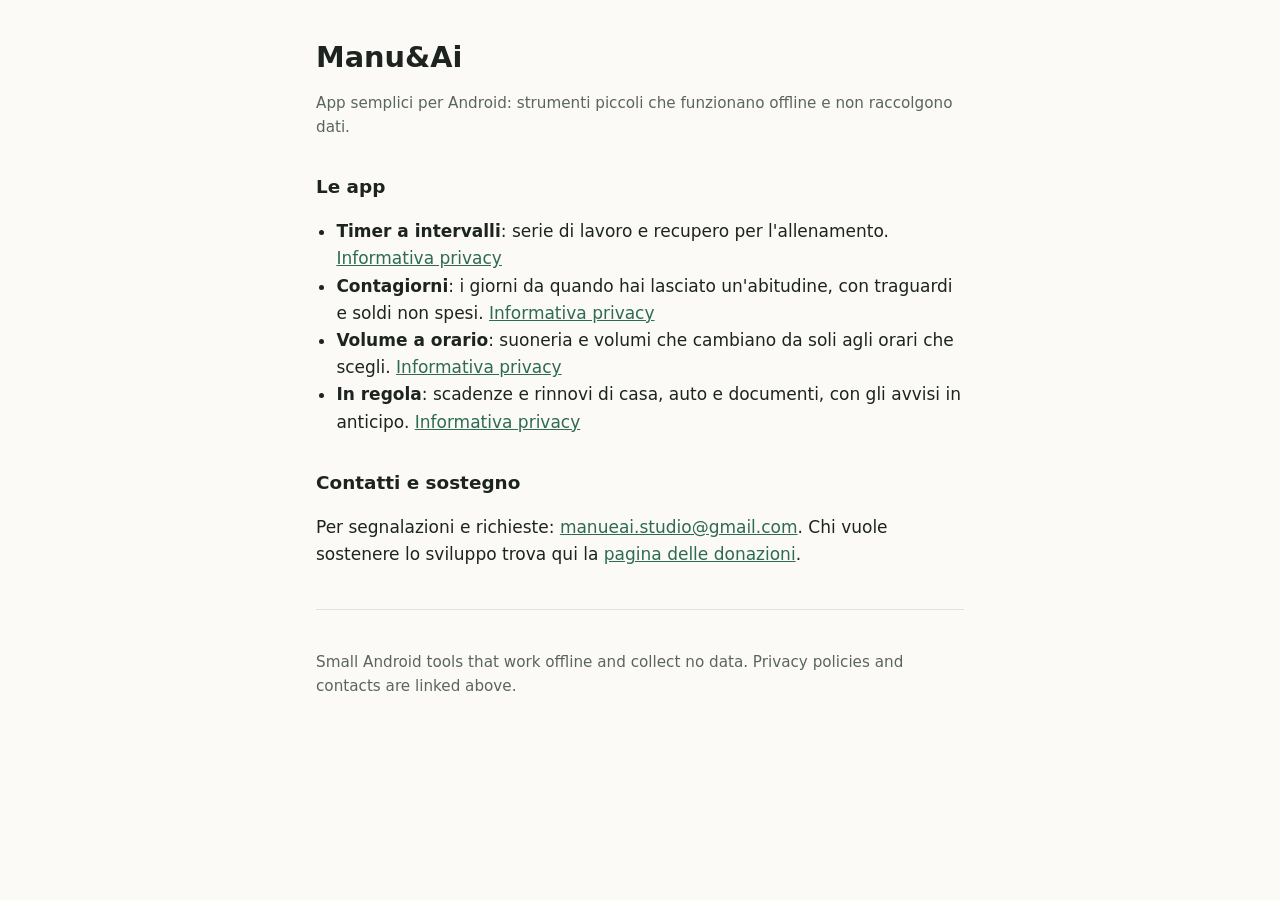
<file: index.html>
<!doctype html>
<html lang="it">
<head>
  <meta charset="utf-8">
  <meta name="viewport" content="width=device-width, initial-scale=1">
  <title>Manu&amp;Ai: app per Android</title>
  <link rel="stylesheet" href="style.css">
</head>
<body>
<main>
  <h1>Manu&amp;Ai</h1>
  <p class="meta">App semplici per Android: strumenti piccoli che funzionano offline e non raccolgono dati.</p>

  <h2>Le app</h2>
  <ul>
    <li><strong>Timer a intervalli</strong>: serie di lavoro e recupero per l'allenamento.
      <a href="privacy/timer.html">Informativa privacy</a></li>
    <li><strong>Contagiorni</strong>: i giorni da quando hai lasciato un'abitudine, con traguardi e soldi non spesi.
      <a href="privacy/contagiorni.html">Informativa privacy</a></li>
    <li><strong>Volume a orario</strong>: suoneria e volumi che cambiano da soli agli orari che scegli.
      <a href="privacy/volume.html">Informativa privacy</a></li>
    <li><strong>In regola</strong>: scadenze e rinnovi di casa, auto e documenti, con gli avvisi in anticipo.
      <a href="privacy/scadenze.html">Informativa privacy</a></li>
  </ul>

  <h2>Contatti e sostegno</h2>
  <p>Per segnalazioni e richieste: <a href="mailto:manueai.studio@gmail.com">manueai.studio@gmail.com</a>.
    Chi vuole sostenere lo sviluppo trova qui la <a href="sostieni.html">pagina delle donazioni</a>.</p>

  <hr>
  <p lang="en" class="meta">Small Android tools that work offline and collect no data.
    Privacy policies and contacts are linked above.</p>
</main>
</body>
</html>
</file>
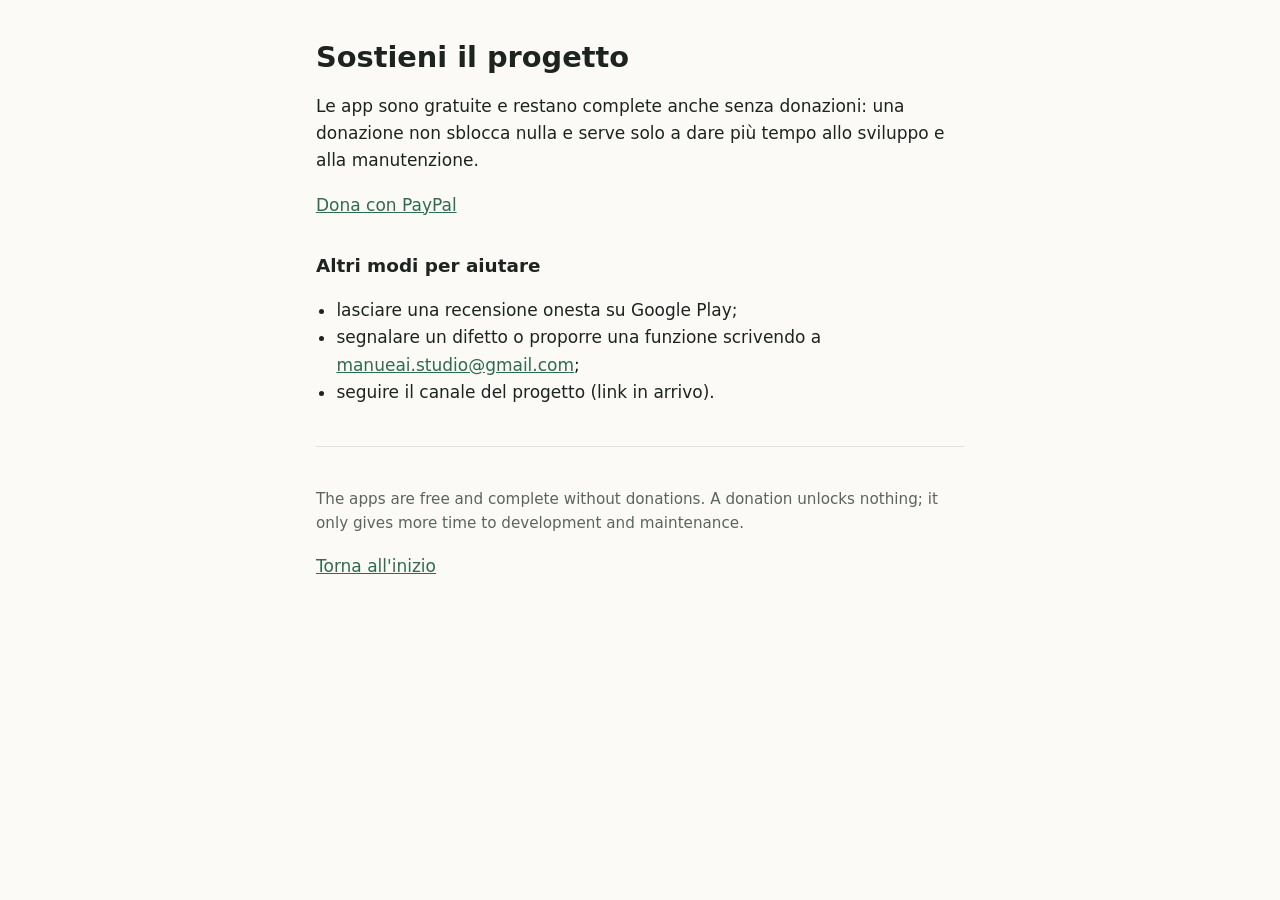
<file: sostieni.html>
<!doctype html>
<html lang="it">
<head>
  <meta charset="utf-8">
  <meta name="viewport" content="width=device-width, initial-scale=1">
  <title>Sostieni il progetto</title>
  <link rel="stylesheet" href="style.css">
</head>
<body>
<main>
  <h1>Sostieni il progetto</h1>
  <p>Le app sono gratuite e restano complete anche senza donazioni: una donazione non sblocca nulla e serve
    solo a dare più tempo allo sviluppo e alla manutenzione.</p>

  <p><a href="https://paypal.me/Manueai">Dona con PayPal</a></p>

  <h2>Altri modi per aiutare</h2>
  <ul>
    <li>lasciare una recensione onesta su Google Play;</li>
    <li>segnalare un difetto o proporre una funzione scrivendo a
      <a href="mailto:manueai.studio@gmail.com">manueai.studio@gmail.com</a>;</li>
    <li>seguire il canale del progetto (link in arrivo).</li>
  </ul>

  <hr>
  <p lang="en" class="meta">The apps are free and complete without donations. A donation unlocks nothing; it
    only gives more time to development and maintenance.</p>
  <p><a href="index.html">Torna all'inizio</a></p>
</main>
</body>
</html>
</file>
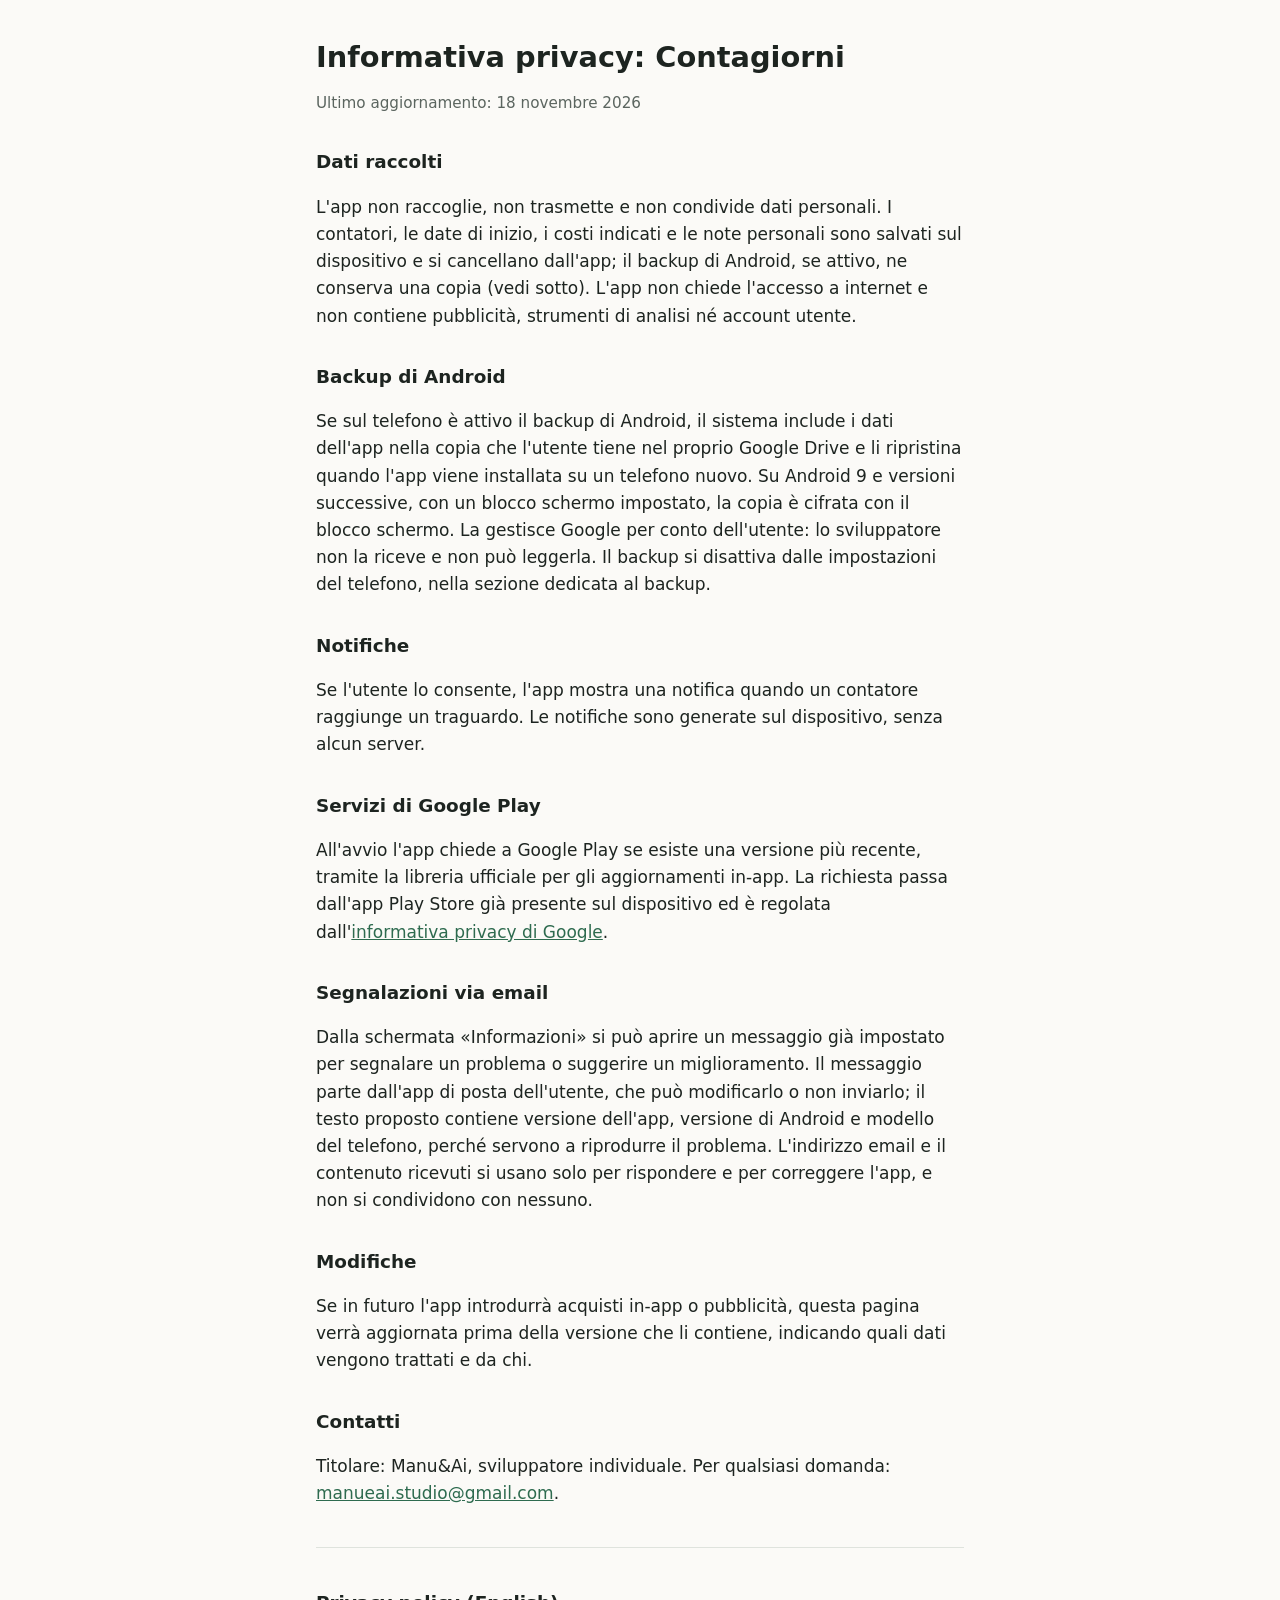
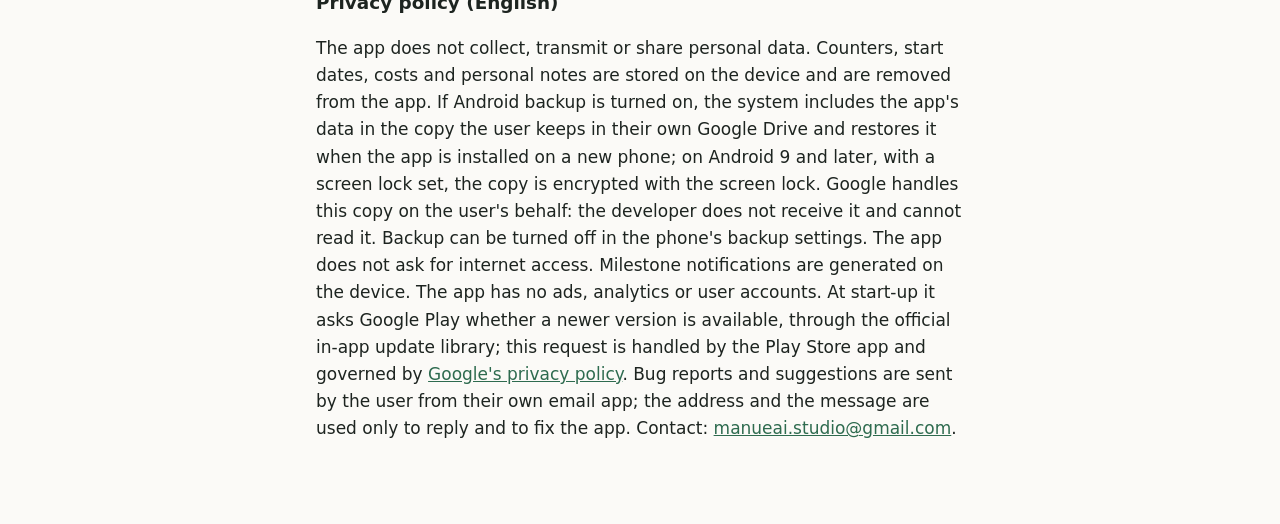
<file: privacy/contagiorni.html>
<!doctype html>
<html lang="it">
<head>
  <meta charset="utf-8">
  <meta name="viewport" content="width=device-width, initial-scale=1">
  <title>Informativa privacy - Contagiorni</title>
  <link rel="stylesheet" href="../style.css">
</head>
<body>
<main>
  <h1>Informativa privacy: Contagiorni</h1>
  <p class="meta">Ultimo aggiornamento: 18 novembre 2026</p>

  <h2>Dati raccolti</h2>
  <p>L'app non raccoglie, non trasmette e non condivide dati personali. I contatori, le date di inizio, i costi
    indicati e le note personali sono salvati sul dispositivo e si cancellano dall'app; il backup di Android, se attivo, ne conserva una copia
    (vedi sotto).
    L'app non chiede l'accesso a internet e non contiene pubblicità, strumenti
    di analisi né account utente.</p>

  <h2>Backup di Android</h2>
  <p>Se sul telefono è attivo il backup di Android, il sistema include i dati dell'app nella copia che l'utente
    tiene nel proprio Google Drive e li ripristina quando l'app viene installata su un telefono nuovo. Su Android 9
    e versioni successive, con un blocco schermo impostato, la copia è cifrata con il blocco schermo. La gestisce
    Google per conto dell'utente: lo sviluppatore non la riceve e non può leggerla. Il backup si disattiva dalle
    impostazioni del telefono, nella sezione dedicata al backup.</p>

  <h2>Notifiche</h2>
  <p>Se l'utente lo consente, l'app mostra una notifica quando un contatore raggiunge un traguardo. Le notifiche
    sono generate sul dispositivo, senza alcun server.</p>

  <h2>Servizi di Google Play</h2>
  <p>All'avvio l'app chiede a Google Play se esiste una versione più recente, tramite la libreria ufficiale
    per gli aggiornamenti in-app. La richiesta passa dall'app Play Store già presente sul dispositivo ed è
    regolata dall'<a href="https://policies.google.com/privacy">informativa privacy di Google</a>.</p>

  <h2>Segnalazioni via email</h2>
  <p>Dalla schermata «Informazioni» si può aprire un messaggio già impostato per segnalare un problema o
    suggerire un miglioramento. Il messaggio parte dall'app di posta dell'utente, che può modificarlo o non
    inviarlo; il testo proposto contiene versione dell'app, versione di Android e modello del telefono, perché
    servono a riprodurre il problema. L'indirizzo email e il contenuto ricevuti si usano solo per rispondere e
    per correggere l'app, e non si condividono con nessuno.</p>

  <h2>Modifiche</h2>
  <p>Se in futuro l'app introdurrà acquisti in-app o pubblicità, questa pagina verrà aggiornata prima della
    versione che li contiene, indicando quali dati vengono trattati e da chi.</p>

  <h2>Contatti</h2>
  <p>Titolare: Manu&amp;Ai, sviluppatore individuale. Per qualsiasi domanda:
    <a href="mailto:manueai.studio@gmail.com">manueai.studio@gmail.com</a>.</p>

  <hr>
  <section lang="en">
    <h2>Privacy policy (English)</h2>
    <p>The app does not collect, transmit or share personal data. Counters, start dates, costs and personal notes
      are stored on the device and are removed from the app. If Android backup is turned on, the system includes the app's data in the copy the user keeps in their own Google Drive and restores it when the app is installed on a new phone; on Android 9 and later, with a screen lock set, the copy is encrypted with the screen lock. Google handles this copy on the user's behalf: the developer does not receive it and cannot read it. Backup can be turned off in the phone's backup settings. The app does not ask for internet access. Milestone
      notifications are generated on the device. The app has no ads, analytics or user accounts. At
      start-up it asks Google Play whether a newer version is available, through the official in-app update
      library; this request is handled by the Play Store app and governed by
      <a href="https://policies.google.com/privacy">Google's privacy policy</a>. Bug reports and suggestions
      are sent by the user from their own email app; the address and the message are used only to reply and
      to fix the app. Contact:
      <a href="mailto:manueai.studio@gmail.com">manueai.studio@gmail.com</a>.</p>
  </section>
</main>
</body>
</html>
</file>
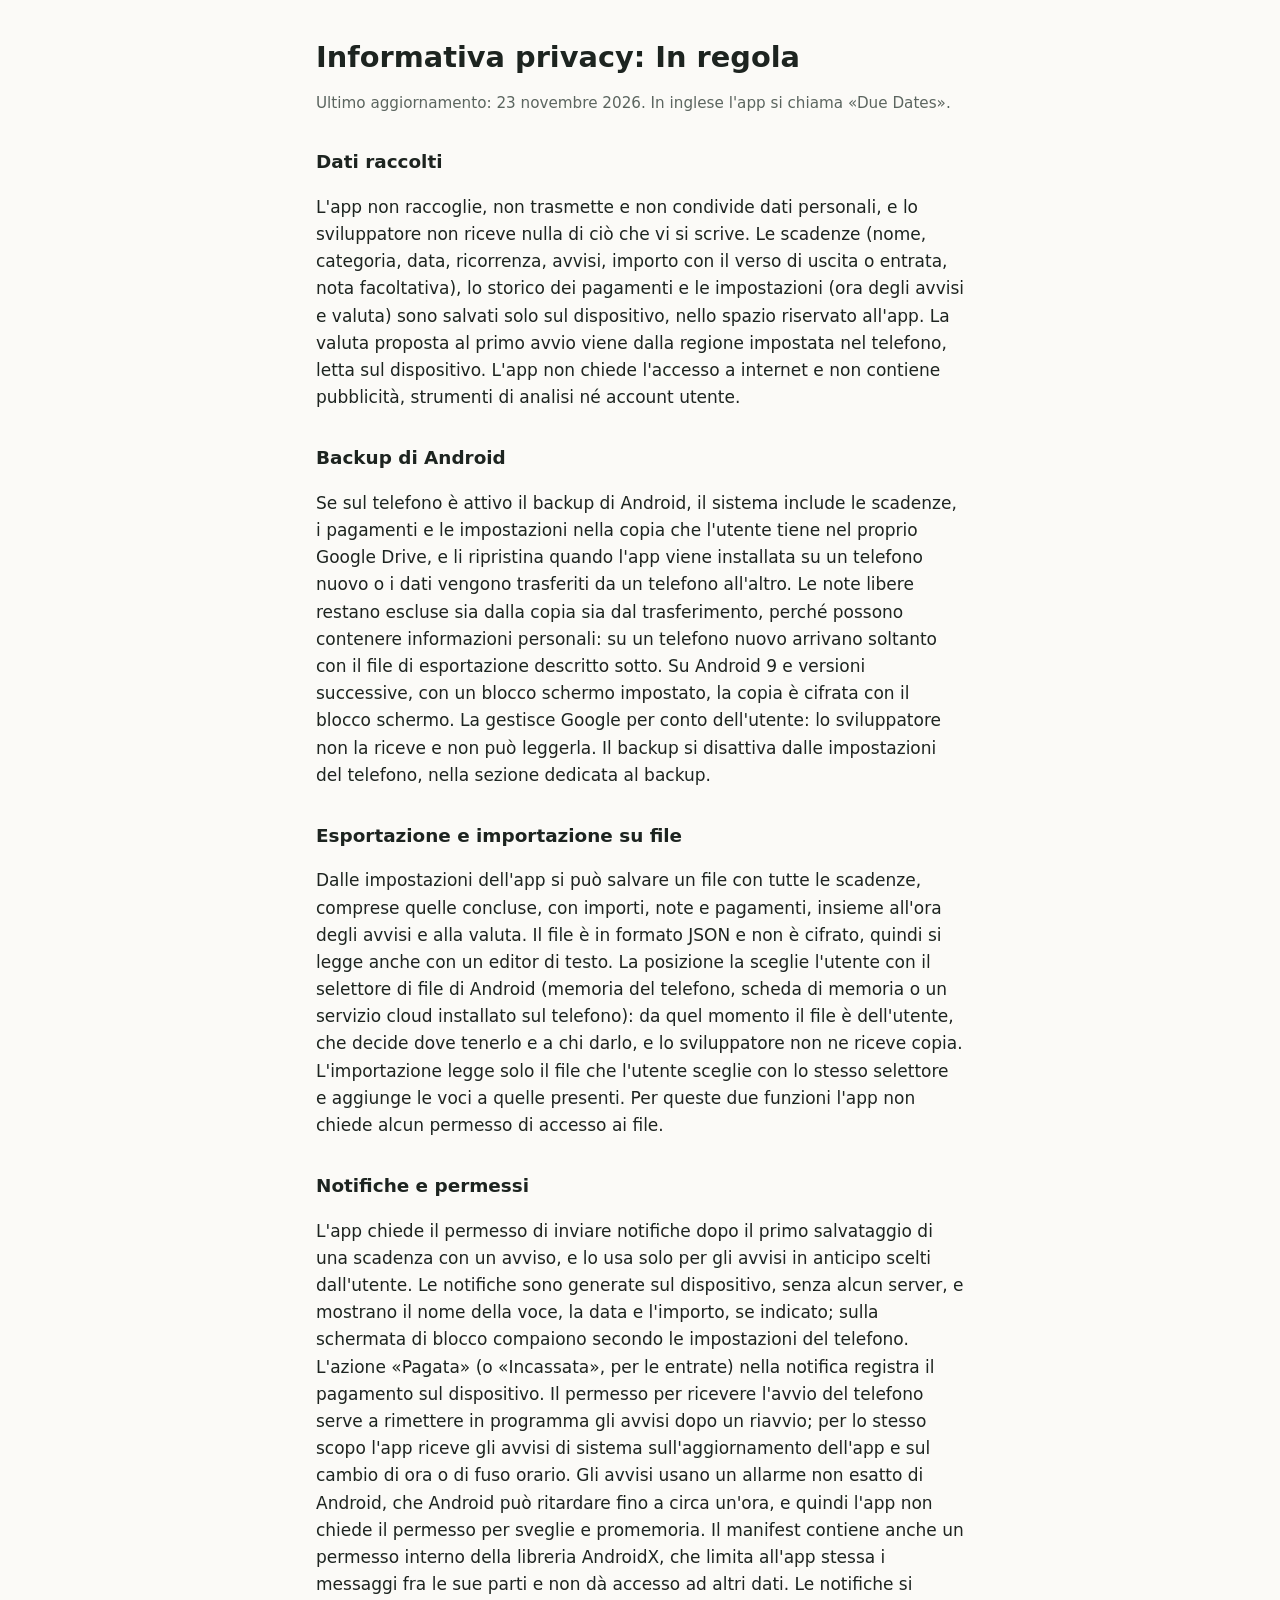
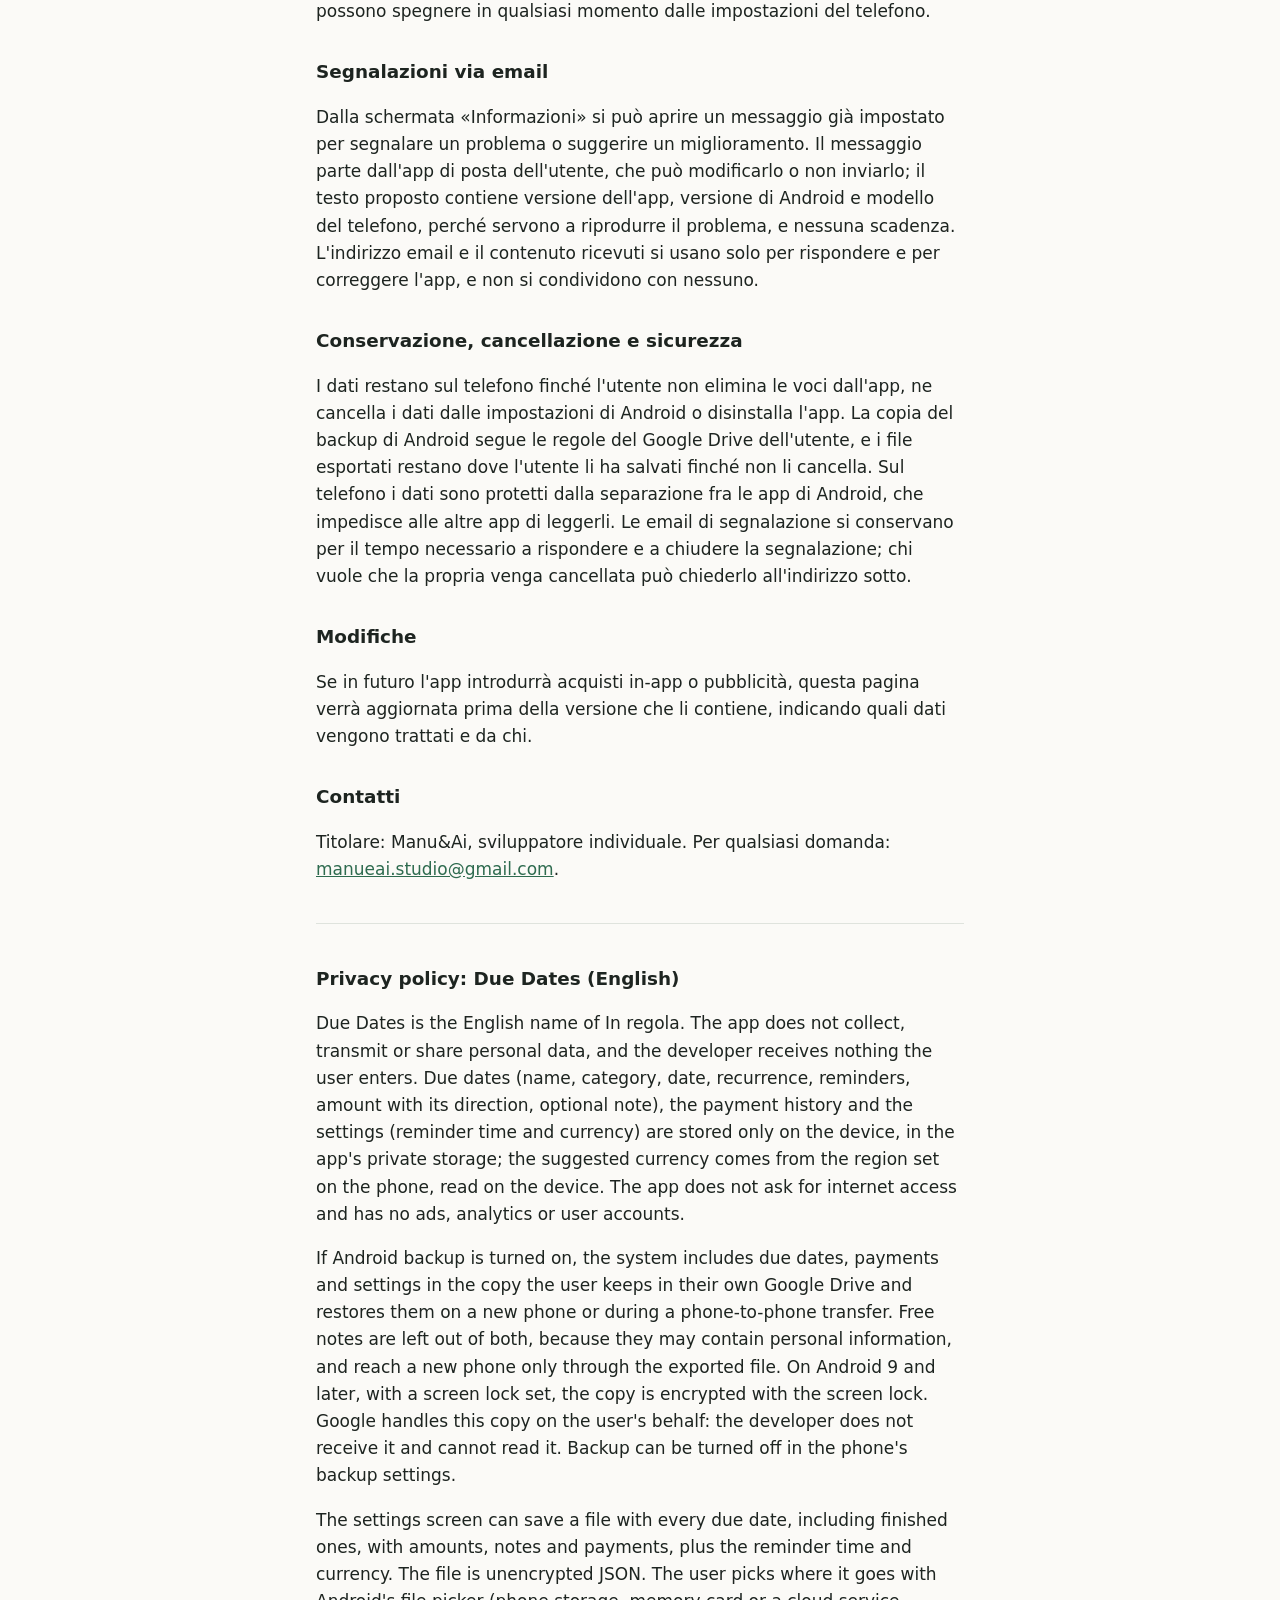
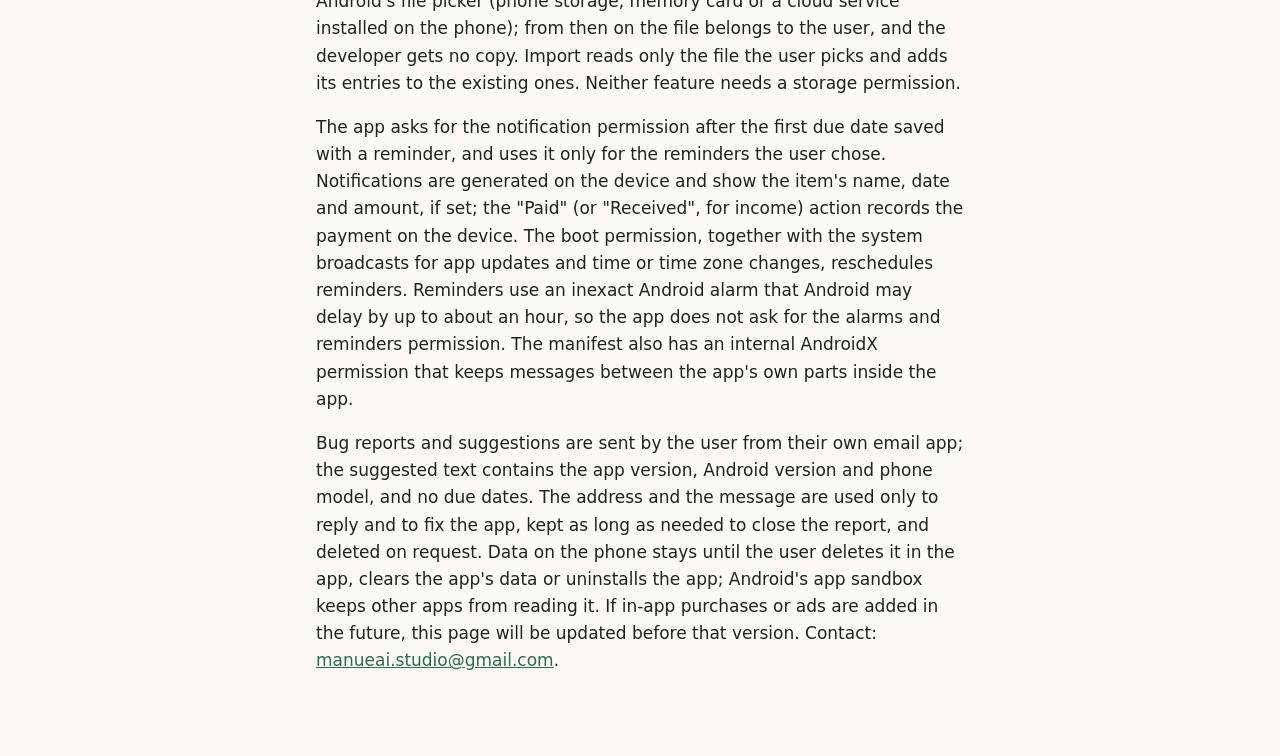
<file: privacy/scadenze.html>
<!doctype html>
<html lang="it">
<head>
  <meta charset="utf-8">
  <meta name="viewport" content="width=device-width, initial-scale=1">
  <title>Informativa privacy - In regola</title>
  <link rel="stylesheet" href="../style.css">
</head>
<body>
<main>
  <h1>Informativa privacy: In regola</h1>
  <p class="meta">Ultimo aggiornamento: 23 novembre 2026. In inglese l'app si chiama «Due Dates».</p>

  <h2>Dati raccolti</h2>
  <p>L'app non raccoglie, non trasmette e non condivide dati personali, e lo sviluppatore non riceve nulla di ciò che
    vi si scrive. Le scadenze (nome, categoria, data, ricorrenza, avvisi, importo con il verso di uscita o entrata,
    nota facoltativa), lo storico dei pagamenti e le impostazioni (ora degli avvisi e valuta) sono salvati solo sul
    dispositivo, nello spazio riservato all'app. La valuta proposta al primo avvio viene dalla regione impostata nel
    telefono, letta sul dispositivo. L'app non chiede l'accesso a internet e non contiene pubblicità, strumenti di
    analisi né account utente.</p>

  <h2>Backup di Android</h2>
  <p>Se sul telefono è attivo il backup di Android, il sistema include le scadenze, i pagamenti e le impostazioni
    nella copia che l'utente tiene nel proprio Google Drive, e li ripristina quando l'app viene installata su un
    telefono nuovo o i dati vengono trasferiti da un telefono all'altro. Le note libere restano escluse sia dalla
    copia sia dal trasferimento, perché possono contenere informazioni personali: su un telefono nuovo arrivano
    soltanto con il file di esportazione descritto sotto. Su Android 9 e versioni successive, con un blocco schermo
    impostato, la copia è cifrata con il blocco schermo. La gestisce Google per conto dell'utente: lo sviluppatore
    non la riceve e non può leggerla. Il backup si disattiva dalle impostazioni del telefono, nella sezione dedicata
    al backup.</p>

  <h2>Esportazione e importazione su file</h2>
  <p>Dalle impostazioni dell'app si può salvare un file con tutte le scadenze, comprese quelle concluse, con importi,
    note e pagamenti, insieme all'ora degli avvisi e alla valuta. Il file è in formato JSON e non è cifrato, quindi
    si legge anche con un editor di testo. La posizione la sceglie l'utente con il selettore di file di Android
    (memoria del telefono, scheda di memoria o un servizio cloud installato sul telefono): da quel momento il file è
    dell'utente, che decide dove tenerlo e a chi darlo, e lo sviluppatore non ne riceve copia. L'importazione legge
    solo il file che l'utente sceglie con lo stesso selettore e aggiunge le voci a quelle presenti. Per queste due
    funzioni l'app non chiede alcun permesso di accesso ai file.</p>

  <h2>Notifiche e permessi</h2>
  <p>L'app chiede il permesso di inviare notifiche dopo il primo salvataggio di una scadenza con un avviso, e lo usa
    solo per gli avvisi in anticipo scelti dall'utente. Le notifiche sono generate sul dispositivo, senza alcun
    server, e mostrano il nome della voce, la data e l'importo, se indicato; sulla schermata di blocco compaiono
    secondo le impostazioni del telefono. L'azione «Pagata» (o «Incassata», per le entrate) nella notifica registra il pagamento sul
    dispositivo.
    Il permesso per ricevere l'avvio del telefono serve a rimettere in programma gli avvisi dopo un riavvio; per lo
    stesso scopo l'app riceve gli avvisi di sistema sull'aggiornamento dell'app e sul cambio di ora o di fuso orario.
    Gli avvisi usano un allarme non esatto di Android, che Android può ritardare fino a circa un'ora, e quindi l'app
    non chiede il permesso per sveglie e promemoria. Il manifest contiene anche un permesso interno della libreria
    AndroidX, che limita all'app stessa i messaggi fra le sue parti e non dà accesso ad altri dati. Le notifiche si
    possono spegnere in qualsiasi momento dalle impostazioni del telefono.</p>

  <h2>Segnalazioni via email</h2>
  <p>Dalla schermata «Informazioni» si può aprire un messaggio già impostato per segnalare un problema o suggerire un
    miglioramento. Il messaggio parte dall'app di posta dell'utente, che può modificarlo o non inviarlo; il testo
    proposto contiene versione dell'app, versione di Android e modello del telefono, perché servono a riprodurre il
    problema, e nessuna scadenza. L'indirizzo email e il contenuto ricevuti si usano solo per rispondere e per
    correggere l'app, e non si condividono con nessuno.</p>

  <h2>Conservazione, cancellazione e sicurezza</h2>
  <p>I dati restano sul telefono finché l'utente non elimina le voci dall'app, ne cancella i dati dalle impostazioni
    di Android o disinstalla l'app. La copia del backup di Android segue le regole del Google Drive dell'utente, e i
    file esportati restano dove l'utente li ha salvati finché non li cancella. Sul telefono i dati sono protetti
    dalla separazione fra le app di Android, che impedisce alle altre app di leggerli. Le email di segnalazione si
    conservano per il tempo necessario a rispondere e a chiudere la segnalazione; chi vuole che la propria venga
    cancellata può chiederlo all'indirizzo sotto.</p>

  <h2>Modifiche</h2>
  <p>Se in futuro l'app introdurrà acquisti in-app o pubblicità, questa pagina verrà aggiornata prima della versione
    che li contiene, indicando quali dati vengono trattati e da chi.</p>

  <h2>Contatti</h2>
  <p>Titolare: Manu&amp;Ai, sviluppatore individuale. Per qualsiasi domanda:
    <a href="mailto:manueai.studio@gmail.com">manueai.studio@gmail.com</a>.</p>

  <hr>
  <section lang="en">
    <h2>Privacy policy: Due Dates (English)</h2>
    <p>Due Dates is the English name of In regola. The app does not collect, transmit or share personal data, and the
      developer receives nothing the user enters. Due dates (name, category, date, recurrence, reminders, amount with
      its direction, optional note), the payment history and the settings (reminder time and currency) are stored
      only on the device, in the app's private storage; the suggested currency comes from the region set on the phone,
      read on the device. The app does not ask for internet access and has no ads, analytics or user accounts.</p>
    <p>If Android backup is turned on, the system includes due dates, payments and settings in the copy the user
      keeps in their own Google Drive and restores them on a new phone or during a phone-to-phone transfer. Free notes
      are left out of both, because they may contain personal information, and reach a new phone only through the
      exported file. On Android 9 and later, with a screen lock set, the copy is encrypted with the screen lock.
      Google handles this copy on the user's behalf: the developer does not receive it and cannot read it. Backup can
      be turned off in the phone's backup settings.</p>
    <p>The settings screen can save a file with every due date, including finished ones, with amounts, notes and
      payments, plus the reminder time and currency. The file is unencrypted JSON. The user picks where it goes with
      Android's file picker (phone storage, memory card or a cloud service installed on the phone); from then on the
      file belongs to the user, and the developer gets no copy. Import reads only the file the user picks and adds its
      entries to the existing ones. Neither feature needs a storage permission.</p>
    <p>The app asks for the notification permission after the first due date saved with a reminder, and uses it only
      for the reminders the user chose. Notifications are generated on the device and show the item's name, date and
      amount, if set; the "Paid" (or "Received", for income) action records the payment on the device. The boot permission, together with the
      system broadcasts for app updates and time or time zone changes, reschedules reminders. Reminders use an inexact
      Android alarm that Android may delay by up to about an hour, so the app does not ask for the alarms and reminders
      permission. The manifest also has an internal AndroidX permission that keeps messages between the app's own
      parts inside the app.</p>
    <p>Bug reports and suggestions are sent by the user from their own email app; the suggested text contains the app
      version, Android version and phone model, and no due dates. The address and the message are used only to reply
      and to fix the app, kept as long as needed to close the report, and deleted on request. Data on the phone stays
      until the user deletes it in the app, clears the app's data or uninstalls the app; Android's app sandbox keeps
      other apps from reading it. If in-app purchases or ads are added in the future, this page will be updated
      before that version. Contact:
      <a href="mailto:manueai.studio@gmail.com">manueai.studio@gmail.com</a>.</p>
  </section>
</main>
</body>
</html>
</file>
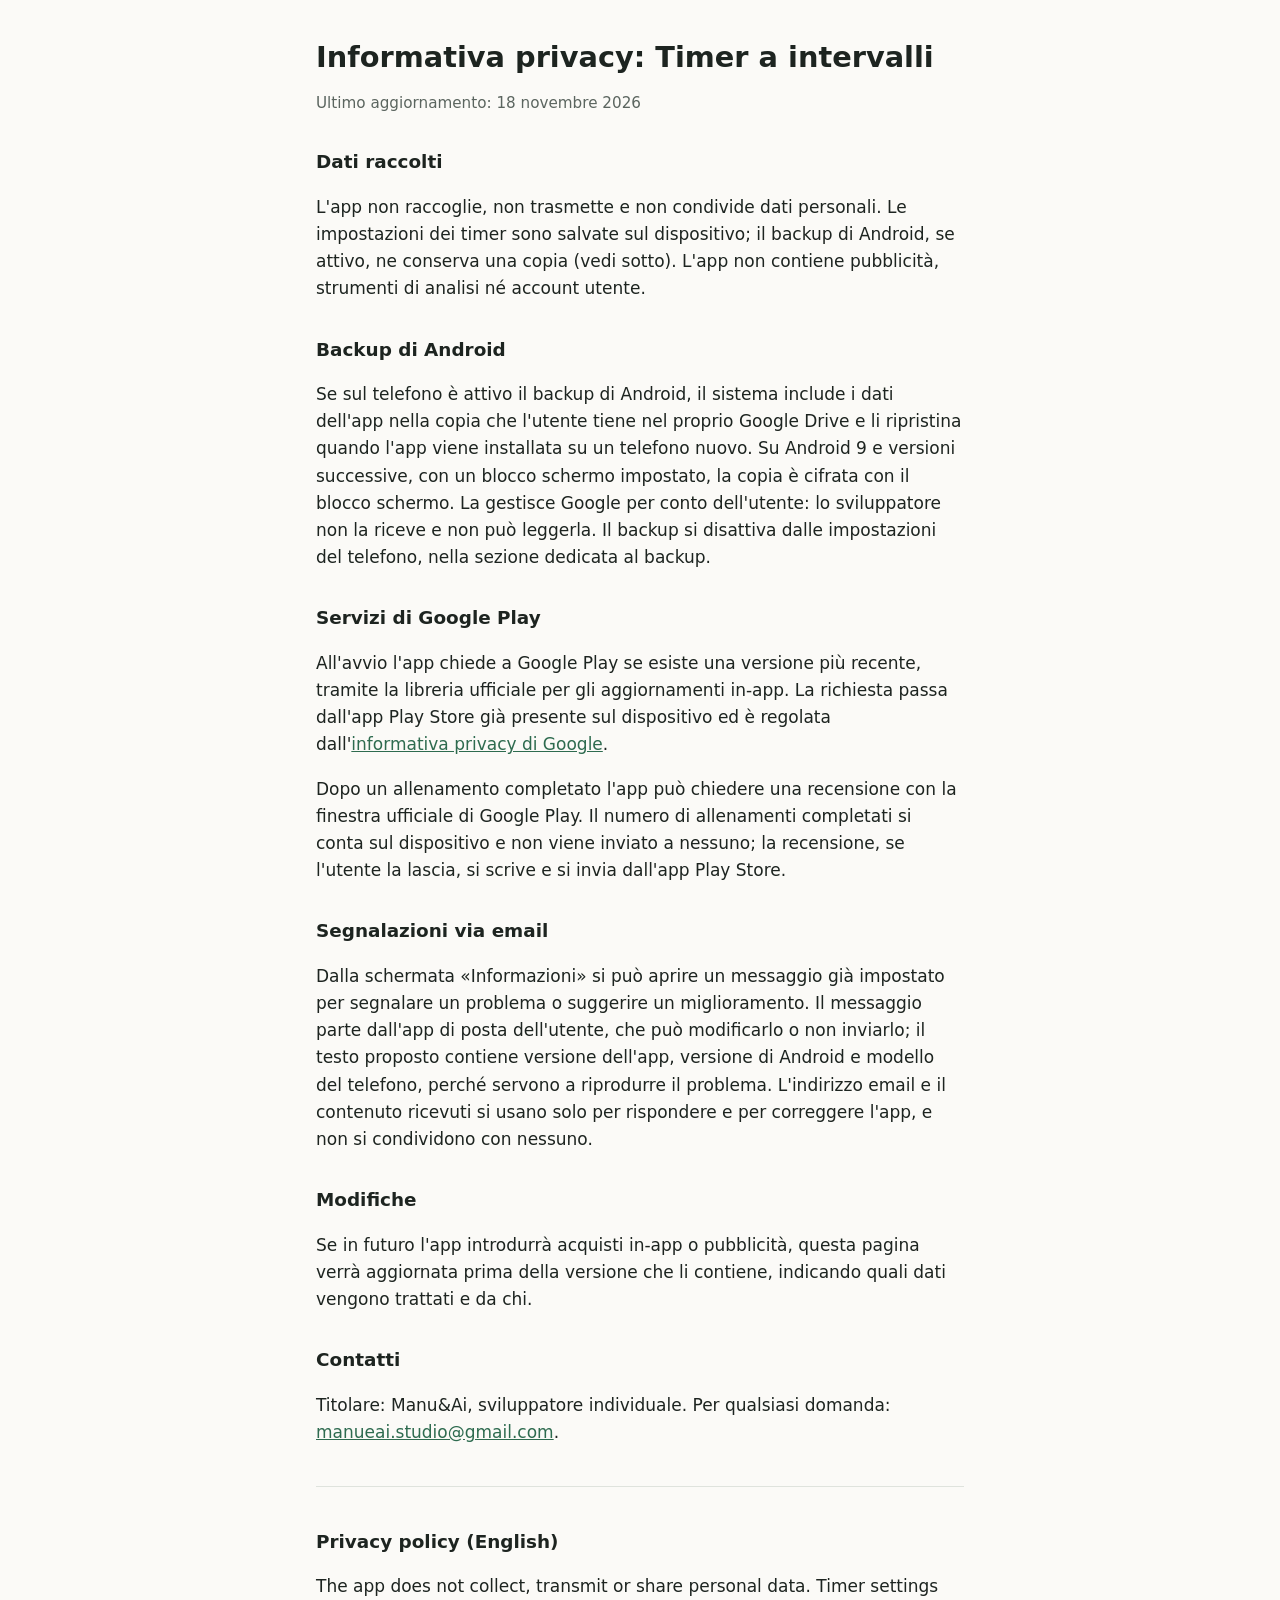
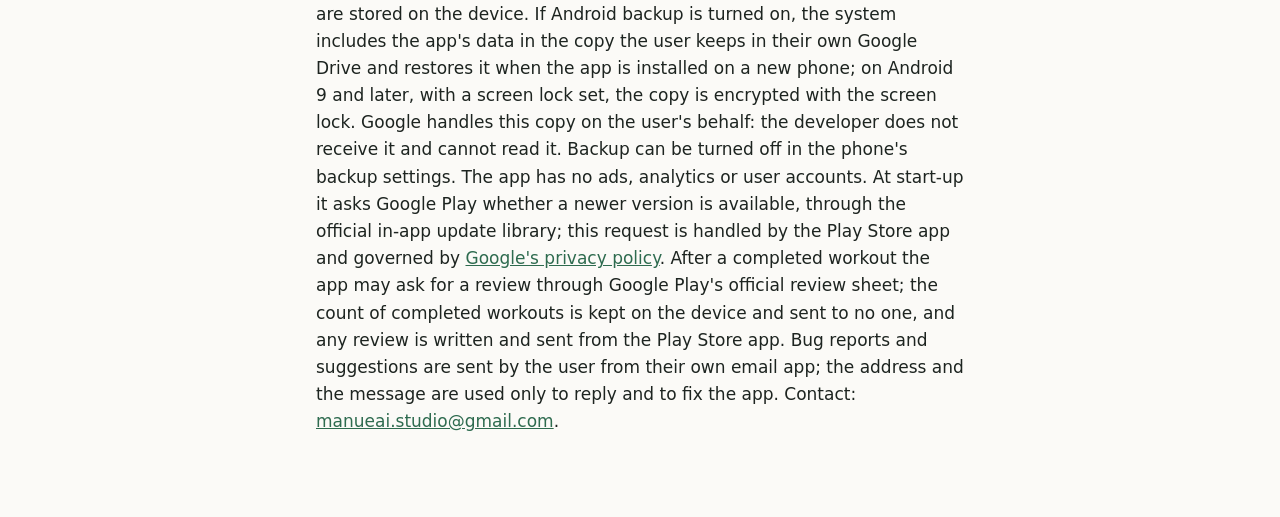
<file: privacy/timer.html>
<!doctype html>
<html lang="it">
<head>
  <meta charset="utf-8">
  <meta name="viewport" content="width=device-width, initial-scale=1">
  <title>Informativa privacy - Timer a intervalli</title>
  <link rel="stylesheet" href="../style.css">
</head>
<body>
<main>
  <h1>Informativa privacy: Timer a intervalli</h1>
  <p class="meta">Ultimo aggiornamento: 18 novembre 2026</p>

  <h2>Dati raccolti</h2>
  <p>L'app non raccoglie, non trasmette e non condivide dati personali. Le impostazioni dei timer sono
    salvate sul dispositivo; il backup di Android, se attivo, ne conserva una copia (vedi sotto). L'app non contiene pubblicità, strumenti
    di analisi né account utente.</p>

  <h2>Backup di Android</h2>
  <p>Se sul telefono è attivo il backup di Android, il sistema include i dati dell'app nella copia che l'utente
    tiene nel proprio Google Drive e li ripristina quando l'app viene installata su un telefono nuovo. Su Android 9
    e versioni successive, con un blocco schermo impostato, la copia è cifrata con il blocco schermo. La gestisce
    Google per conto dell'utente: lo sviluppatore non la riceve e non può leggerla. Il backup si disattiva dalle
    impostazioni del telefono, nella sezione dedicata al backup.</p>

  <h2>Servizi di Google Play</h2>
  <p>All'avvio l'app chiede a Google Play se esiste una versione più recente, tramite la libreria ufficiale
    per gli aggiornamenti in-app. La richiesta passa dall'app Play Store già presente sul dispositivo ed è
    regolata dall'<a href="https://policies.google.com/privacy">informativa privacy di Google</a>.</p>
  <p>Dopo un allenamento completato l'app può chiedere una recensione con la finestra ufficiale di Google
    Play. Il numero di allenamenti completati si conta sul dispositivo e non viene inviato a nessuno; la recensione, se l'utente la
    lascia, si scrive e si invia dall'app Play Store.</p>

  <h2>Segnalazioni via email</h2>
  <p>Dalla schermata «Informazioni» si può aprire un messaggio già impostato per segnalare un problema o
    suggerire un miglioramento. Il messaggio parte dall'app di posta dell'utente, che può modificarlo o non
    inviarlo; il testo proposto contiene versione dell'app, versione di Android e modello del telefono, perché
    servono a riprodurre il problema. L'indirizzo email e il contenuto ricevuti si usano solo per rispondere e
    per correggere l'app, e non si condividono con nessuno.</p>

  <h2>Modifiche</h2>
  <p>Se in futuro l'app introdurrà acquisti in-app o pubblicità, questa pagina verrà aggiornata prima della
    versione che li contiene, indicando quali dati vengono trattati e da chi.</p>

  <h2>Contatti</h2>
  <p>Titolare: Manu&amp;Ai, sviluppatore individuale. Per qualsiasi domanda:
    <a href="mailto:manueai.studio@gmail.com">manueai.studio@gmail.com</a>.</p>

  <hr>
  <section lang="en">
    <h2>Privacy policy (English)</h2>
    <p>The app does not collect, transmit or share personal data. Timer settings are stored on the
      device. If Android backup is turned on, the system includes the app's data in the copy the user keeps in their own Google Drive and restores it when the app is installed on a new phone; on Android 9 and later, with a screen lock set, the copy is encrypted with the screen lock. Google handles this copy on the user's behalf: the developer does not receive it and cannot read it. Backup can be turned off in the phone's backup settings. The app has no ads, analytics or user accounts. At
      start-up it asks Google Play whether a newer version is available, through the official in-app update
      library; this request is handled by the Play Store app and governed by
      <a href="https://policies.google.com/privacy">Google's privacy policy</a>. After a completed workout
      the app may ask for a review through Google Play's official review sheet; the count of completed
      workouts is kept on the device and sent to no one, and any review is written and sent from the Play Store app. Bug reports and suggestions
      are sent by the user from their own email app; the address and the message are used only to reply and
      to fix the app. Contact:
      <a href="mailto:manueai.studio@gmail.com">manueai.studio@gmail.com</a>.</p>
  </section>
</main>
</body>
</html>
</file>
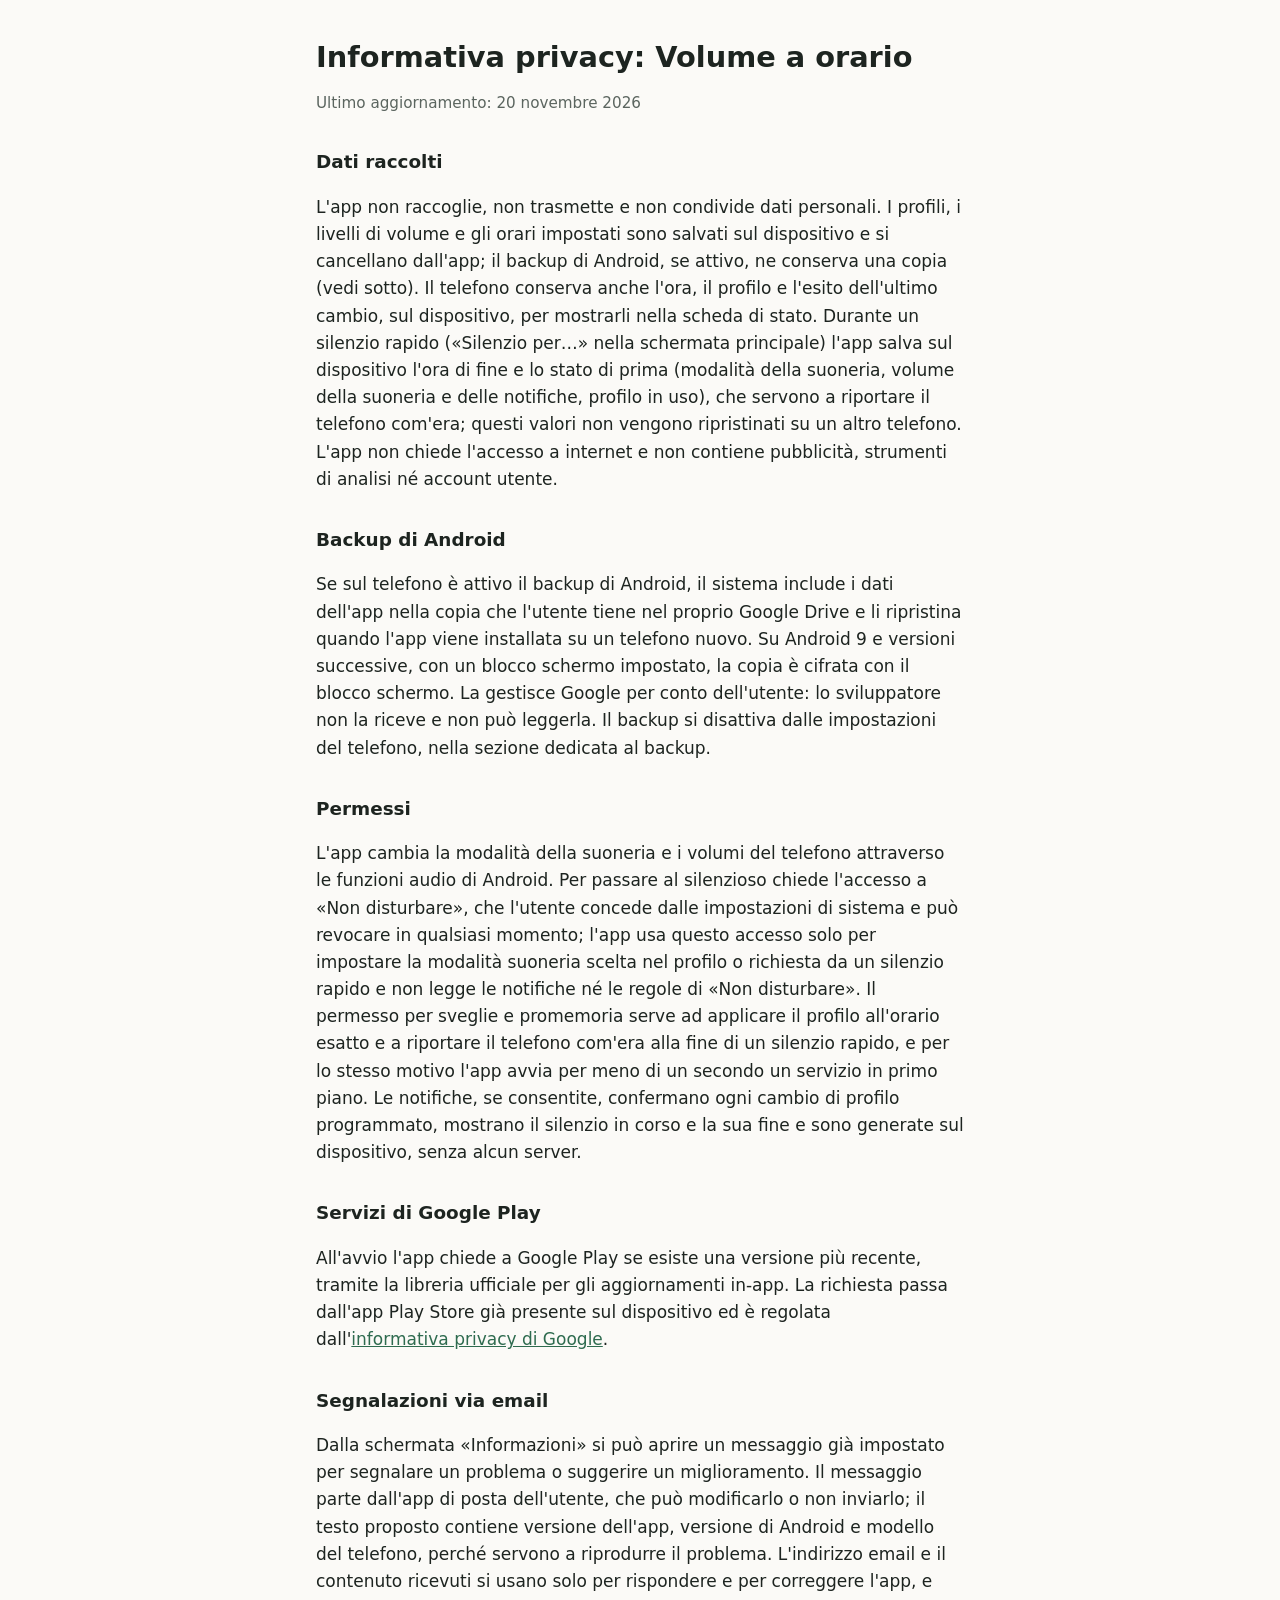
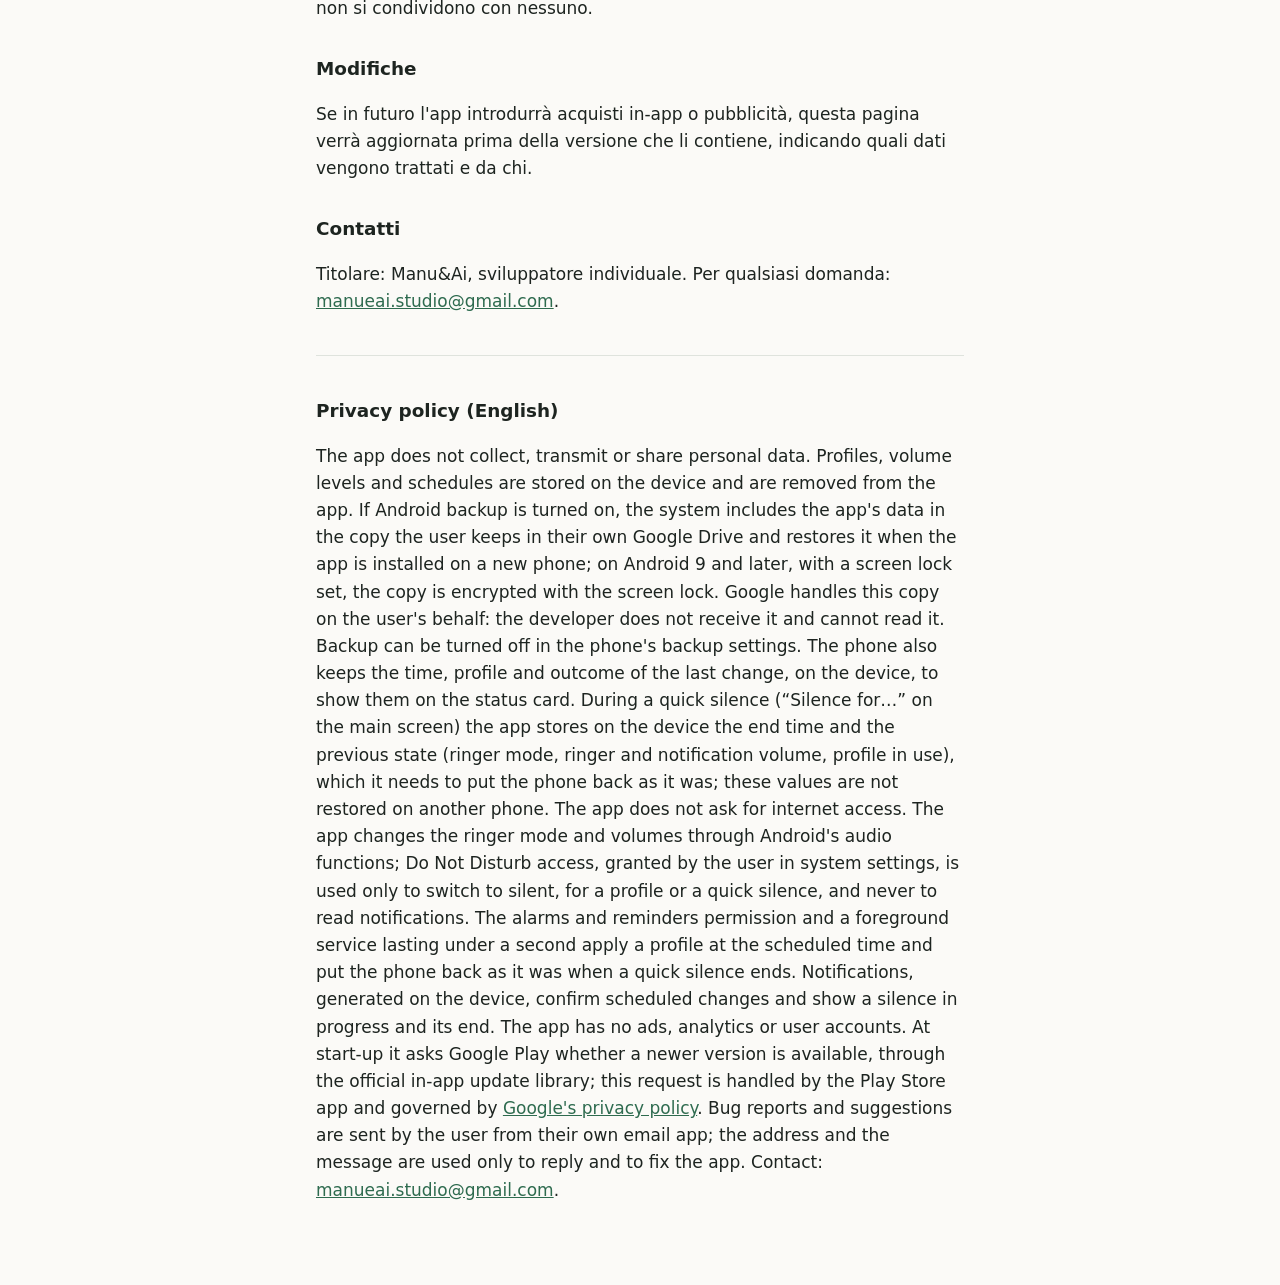
<file: privacy/volume.html>
<!doctype html>
<html lang="it">
<head>
  <meta charset="utf-8">
  <meta name="viewport" content="width=device-width, initial-scale=1">
  <title>Informativa privacy - Volume a orario</title>
  <link rel="stylesheet" href="../style.css">
</head>
<body>
<main>
  <h1>Informativa privacy: Volume a orario</h1>
  <p class="meta">Ultimo aggiornamento: 20 novembre 2026</p>

  <h2>Dati raccolti</h2>
  <p>L'app non raccoglie, non trasmette e non condivide dati personali. I profili, i livelli di volume e gli
    orari impostati sono salvati sul dispositivo e si cancellano dall'app; il backup di Android, se attivo, ne conserva una
    copia (vedi sotto). Il telefono conserva anche l'ora, il profilo e l'esito dell'ultimo cambio, sul
    dispositivo, per mostrarli nella scheda di stato. Durante un silenzio rapido («Silenzio per…» nella schermata principale) l'app salva sul dispositivo
    l'ora di fine e lo stato di prima (modalità della suoneria, volume della suoneria e delle notifiche, profilo in
    uso), che servono a riportare il telefono com'era; questi valori non vengono ripristinati su un altro telefono.
    L'app non chiede l'accesso a internet e non contiene pubblicità, strumenti di analisi né account utente.</p>

  <h2>Backup di Android</h2>
  <p>Se sul telefono è attivo il backup di Android, il sistema include i dati dell'app nella copia che l'utente
    tiene nel proprio Google Drive e li ripristina quando l'app viene installata su un telefono nuovo. Su Android 9
    e versioni successive, con un blocco schermo impostato, la copia è cifrata con il blocco schermo. La gestisce
    Google per conto dell'utente: lo sviluppatore non la riceve e non può leggerla. Il backup si disattiva dalle
    impostazioni del telefono, nella sezione dedicata al backup.</p>

  <h2>Permessi</h2>
  <p>L'app cambia la modalità della suoneria e i volumi del telefono attraverso le funzioni audio di Android.
    Per passare al silenzioso chiede l'accesso a «Non disturbare», che l'utente concede dalle impostazioni di
    sistema e può revocare in qualsiasi momento; l'app usa questo accesso solo per impostare la modalità
    suoneria scelta nel profilo o richiesta da un silenzio rapido e non legge le notifiche né le regole di «Non
    disturbare». Il permesso per sveglie e promemoria serve ad applicare il profilo all'orario esatto e a riportare
    il telefono com'era alla fine di un silenzio rapido, e per lo stesso motivo l'app avvia per meno di un secondo un
    servizio in primo piano. Le notifiche, se consentite, confermano ogni cambio di profilo programmato, mostrano il
    silenzio in corso e la sua fine e sono generate sul dispositivo, senza alcun server.</p>

  <h2>Servizi di Google Play</h2>
  <p>All'avvio l'app chiede a Google Play se esiste una versione più recente, tramite la libreria ufficiale
    per gli aggiornamenti in-app. La richiesta passa dall'app Play Store già presente sul dispositivo ed è
    regolata dall'<a href="https://policies.google.com/privacy">informativa privacy di Google</a>.</p>

  <h2>Segnalazioni via email</h2>
  <p>Dalla schermata «Informazioni» si può aprire un messaggio già impostato per segnalare un problema o
    suggerire un miglioramento. Il messaggio parte dall'app di posta dell'utente, che può modificarlo o non
    inviarlo; il testo proposto contiene versione dell'app, versione di Android e modello del telefono, perché
    servono a riprodurre il problema. L'indirizzo email e il contenuto ricevuti si usano solo per rispondere e
    per correggere l'app, e non si condividono con nessuno.</p>

  <h2>Modifiche</h2>
  <p>Se in futuro l'app introdurrà acquisti in-app o pubblicità, questa pagina verrà aggiornata prima della
    versione che li contiene, indicando quali dati vengono trattati e da chi.</p>

  <h2>Contatti</h2>
  <p>Titolare: Manu&amp;Ai, sviluppatore individuale. Per qualsiasi domanda:
    <a href="mailto:manueai.studio@gmail.com">manueai.studio@gmail.com</a>.</p>

  <hr>
  <section lang="en">
    <h2>Privacy policy (English)</h2>
    <p>The app does not collect, transmit or share personal data. Profiles, volume levels and schedules are
      stored on the device and are removed from the app. If Android backup is turned on, the system includes the app's data in the copy the user keeps in their own Google Drive and restores it when the app is installed on a new phone; on Android 9 and later, with a screen lock set, the copy is encrypted with the screen lock. Google handles this copy on the user's behalf: the developer does not receive it and cannot read it. Backup can be turned off in the phone's backup settings. The phone also keeps the time, profile and outcome of the last change, on
      the device, to show them on the status card. During a quick silence (“Silence for…” on the main screen) the app stores on the device the end
      time and the previous state (ringer mode, ringer and notification volume, profile in use), which it needs to
      put the phone back as it was; these values are not restored on another phone. The app does not ask for
      internet access. The app changes the ringer mode and volumes through Android's audio functions; Do Not
      Disturb access, granted by the user in system settings, is used only to switch to silent, for a profile or a
      quick silence, and never to read notifications. The alarms and reminders permission and a foreground service
      lasting under a second apply a profile at the scheduled time and put the phone back as it was when a quick
      silence ends. Notifications, generated on the device, confirm scheduled changes and show a silence in
      progress and its end. The app has no ads, analytics or user accounts. At
      start-up it asks Google Play whether a newer version is available, through the official in-app update
      library; this request is handled by the Play Store app and governed by
      <a href="https://policies.google.com/privacy">Google's privacy policy</a>. Bug reports and suggestions
      are sent by the user from their own email app; the address and the message are used only to reply and
      to fix the app. Contact:
      <a href="mailto:manueai.studio@gmail.com">manueai.studio@gmail.com</a>.</p>
  </section>
</main>
</body>
</html>
</file>
<file: style.css>
:root {
  --bg: #fbfaf7;
  --fg: #1d2420;
  --muted: #5b655f;
  --accent: #2e6b4f;
  --rule: #dfe3dd;
}
@media (prefers-color-scheme: dark) {
  :root { --bg: #141816; --fg: #e6ebe7; --muted: #a3ada6; --accent: #8fd3b0; --rule: #2c332f; }
}
* { box-sizing: border-box; }
body {
  margin: 0;
  background: var(--bg);
  color: var(--fg);
  font: 17px/1.6 system-ui, -apple-system, "Segoe UI", Roboto, sans-serif;
}
main { max-width: 680px; margin: 0 auto; padding: 40px 16px 64px; }
h1 { font-size: 1.8rem; line-height: 1.25; margin: 0 0 8px; }
h2 { font-size: 1.15rem; margin: 32px 0 8px; }
p, li { color: var(--fg); }
.meta { color: var(--muted); font-size: 0.95rem; }
a { color: var(--accent); }
hr { border: 0; border-top: 1px solid var(--rule); margin: 40px 0; }
ul { padding-left: 1.2em; }
</file>
